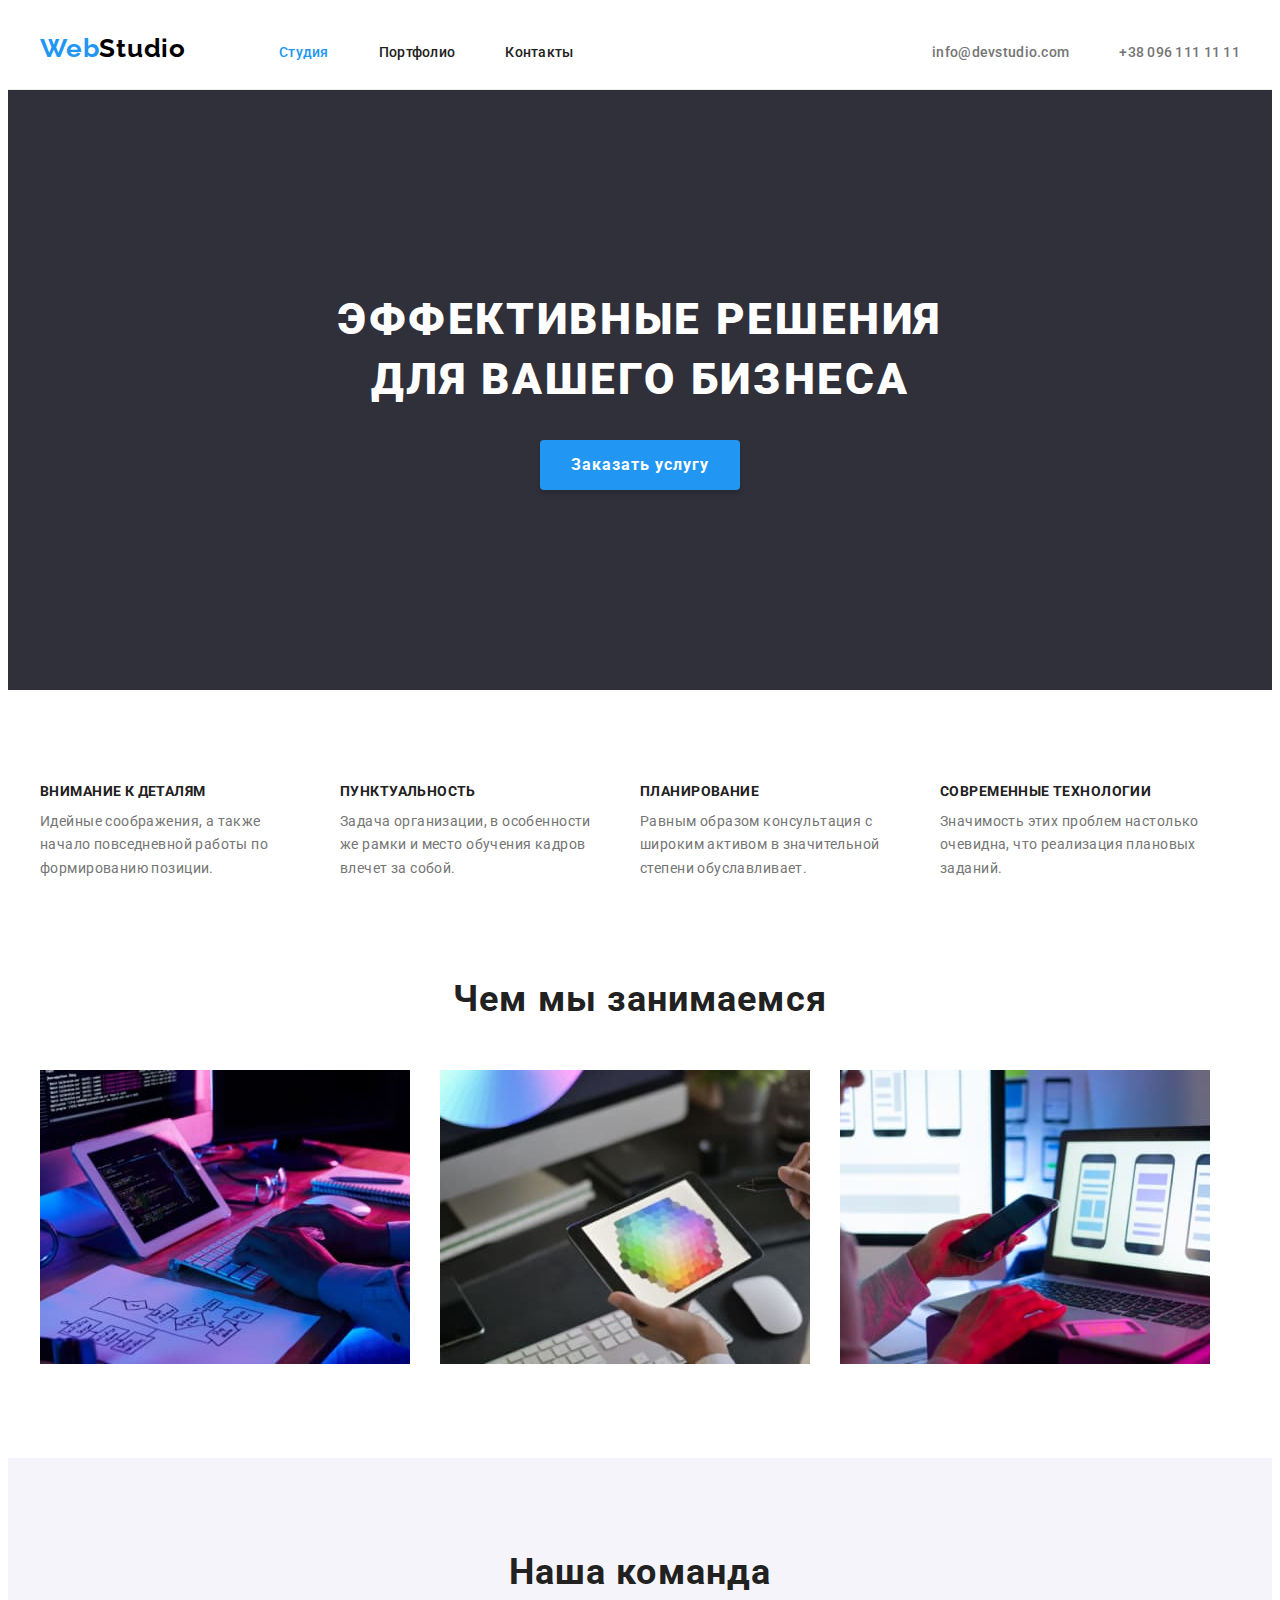
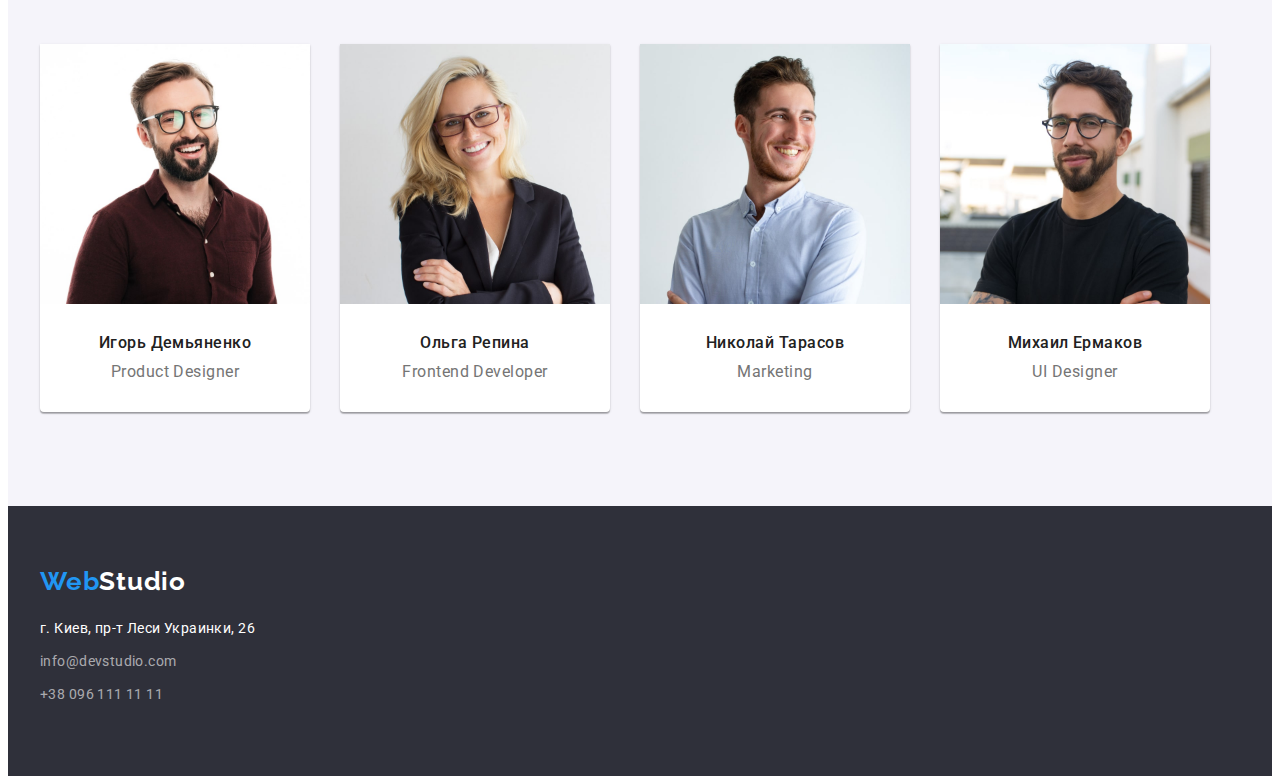
<file: index.html>
<!DOCTYPE html>
<html lang="ru">
  <head>
    <meta charset="UTF-8" />
    <meta http-equiv="X-UA-Compatible" content="IE=edge" />
    <meta name="viewport" content="width=device-width, initial-scale=1.0" />
    <title>WebStudio</title>
    <link rel="preconnect" href="https://fonts.googleapis.com" />
    <link rel="preconnect" href="https://fonts.gstatic.com" crossorigin />
    <link
      href="https://fonts.googleapis.com/css2?family=Raleway:wght@700&family=Roboto:wght@400;500;700;900&display=swap"
      rel="stylesheet"
    />
    <link
      rel="stylesheet"
      href="https://cdnjs.cloudflare.com/ajax/libs/modern-normalize/1.1.0/modern-normalize.min.css"
      integrity="sha512-wpPYUAdjBVSE4KJnH1VR1HeZfpl1ub8YT/NKx4PuQ5NmX2tKuGu6U/JRp5y+Y8XG2tV+wKQpNHVUX03MfMFn9Q=="
      crossorigin="anonymous"
      referrerpolicy="no-referrer"
    />
    <link rel="stylesheet" href="./css/styles.css" />
  </head>
  <body>
    <header class="header">
      <div class="container">
        <a class="header-logo link" lang="en" href="./index.html">
          <span class="header-logo-web">Web</span><span class="header-logo-studio">Studio</span>
        </a>
        <nav>
          <ul class="list wrap">
            <li class="header-list">
              <a class="current header-link link" href="./index.html">Студия</a>
            </li>
            <li class="header-list">
              <a class="header-link link" href="./portfolio.html">Портфолио</a>
            </li>
            <li class="header-list">
              <a class="header-link link" href="">Контакты</a>
            </li>
          </ul>
        </nav>
        <ul class="list wrap header-connect">
          <li>
            <a class="header-gmail link" href="mailto:info@devstudio.com">info@devstudio.com</a>
          </li>
          <li>
            <a class="header-tel link" href="tel:+380961111111">+38 096 111 11 11</a>
          </li>
        </ul>
      </div>
    </header>
    <main class="main">
      <section class="main-title">
        <div class="container">
          <h1 class="main-title-text">Эффективные решения для вашего бизнеса</h1>
          <button class="title-btn" type="button">Заказать услугу</button>
        </div>
      </section>
      <section class="items">
        <div class="container">
          <ul class="list wrap">
            <li class="items-list">
              <h3 class="list-item">Внимание к деталям</h3>
              <p class="list-aside">
                Идейные соображения, а также начало повседневной работы по формированию позиции.
              </p>
            </li>
            <li class="items-list">
              <h3 class="list-item">Пунктуальность</h3>
              <p class="list-aside">
                Задача организации, в особенности же рамки и место обучения кадров влечет за собой.
              </p>
            </li>
            <li class="items-list">
              <h3 class="list-item">Планирование</h3>
              <p class="list-aside">
                Равным образом консультация с широким активом в значительной степени обуславливает.
              </p>
            </li>
            <li class="items-list">
              <h3 class="list-item">Современные технологии</h3>
              <p class="list-aside">
                Значимость этих проблем настолько очевидна, что реализация плановых заданий.
              </p>
            </li>
          </ul>
        </div>
      </section>
      <section class="work">
        <div class="container">
          <h2 class="work-title">Чем мы занимаемся</h2>
          <ul class="list work-wrap">
            <li class="work-list">
              <img
                class="img-no-gap"
                src="./images/img1.jpg"
                width="370"
                height="294"
                alt="Создание структуры и написание кода"
              />
            </li>
            <li class="work-list">
              <img
                class="img-no-gap"
                src="./images/img2.jpg"
                width="370"
                height="294"
                alt="Создание приложения для мобильного"
              />
            </li>
            <li class="work-list">
              <img
                class="img-no-gap"
                src="./images/img3.jpg"
                width="370"
                height="294"
                alt="Подбор цветовых решений"
              />
            </li>
          </ul>
        </div>
      </section>
      <section class="comands">
        <div class="container">
          <h2 class="comands-title">Наша команда</h2>
          <ul class="list wrap">
            <li class="comands-list">
              <img
                class="img-no-gap"
                src="./images/comand1.jpg"
                width="270"
                height="260"
                alt="Игорь Демьяненко"
              />
              <div class="team-card">
                <h3 class="comands-name">Игорь Демьяненко</h3>
                <p class="comands-prof" lang="en">Product Designer</p>
              </div>
            </li>
            <li class="comands-list">
              <img
                class="img-no-gap"
                src="./images/comand2.jpg"
                width="270"
                height="260"
                alt="Ольга Репина"
              />
              <div class="team-card">
                <h3 class="comands-name">Ольга Репина</h3>
                <p class="comands-prof" lang="en">Frontend Developer</p>
              </div>
            </li>
            <li class="comands-list">
              <img
                class="img-no-gap"
                src="./images/comand3.jpg"
                width="270"
                height="260"
                alt="Николай Тарасов"
              />
              <div class="team-card">
                <h3 class="comands-name">Николай Тарасов</h3>
                <p class="comands-prof" lang="en">Marketing</p>
              </div>
            </li>
            <li class="comands-list">
              <img
                class="img-no-gap"
                src="./images/comand4.jpg"
                width="270"
                height="260"
                alt="Михаил Ермаков"
              />
              <div class="team-card">
                <h3 class="comands-name">Михаил Ермаков</h3>
                <p class="comands-prof" lang="en">UI Designer</p>
              </div>
            </li>
          </ul>
        </div>
      </section>
    </main>
    <footer class="footer">
      <div class="container">
        <div class="footer-logo-item">
          <a class="footer-logo link" lang="en" href="./index.html">
            <span class="footer-logo-web">Web</span><span class="footer-logo-studio">Studio</span>
          </a>
        </div>
        <address>
          <ul class="list">
            <li>
              <p class="address">г. Киев, пр-т Леси Украинки, 26</p>
            </li>
            <li>
              <a class="footer-gmail link" href="mailto:info@devstudio.com">info@devstudio.com</a>
            </li>
            <li><a class="footer-tel link" href="tel:+380961111111">+38 096 111 11 11</a></li>
          </ul>
        </address>
      </div>
    </footer>
  </body>
</html>
</file>
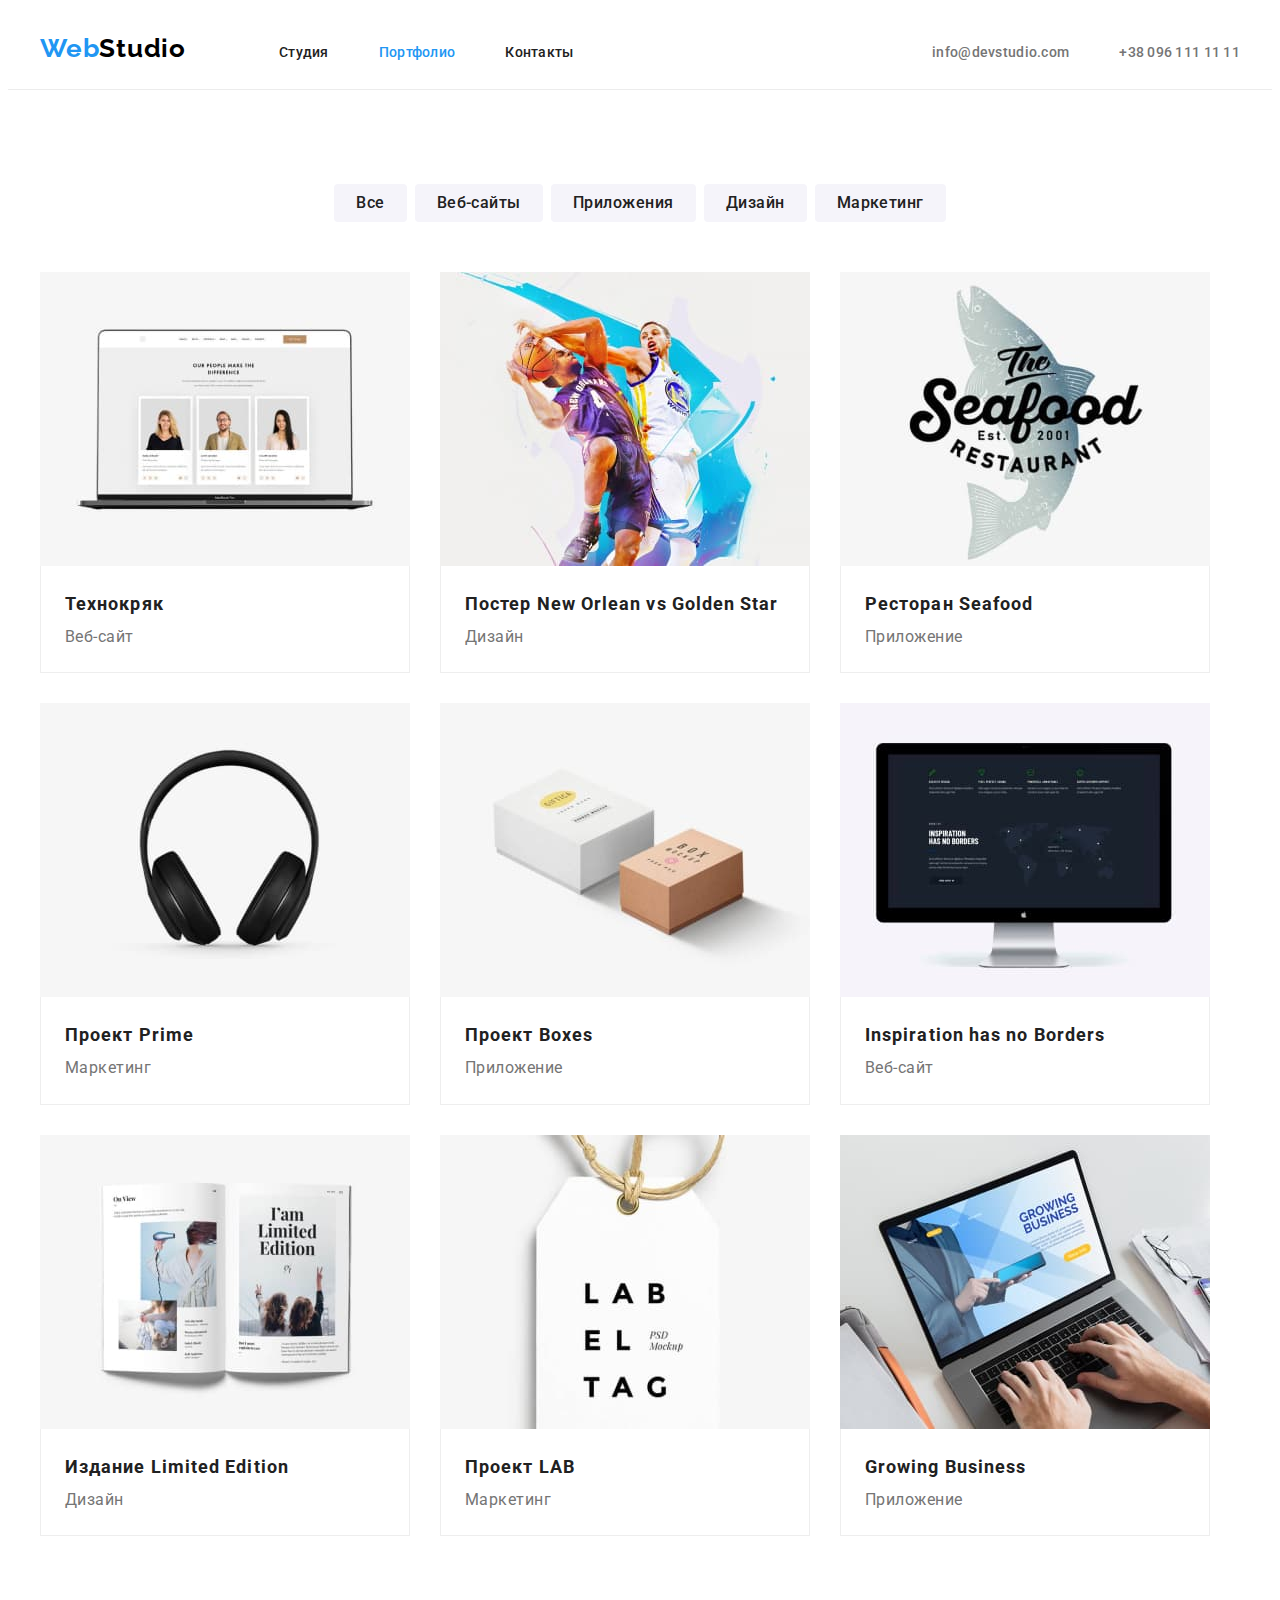
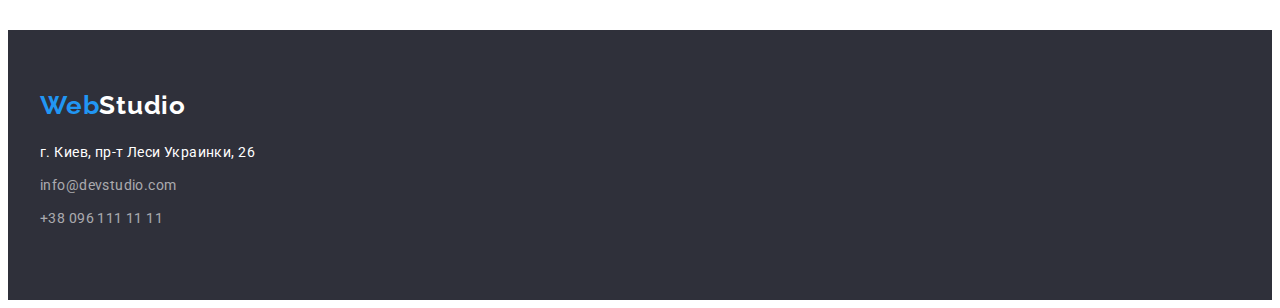
<file: portfolio.html>
<!DOCTYPE html>
<html lang="ru">
  <head>
    <meta charset="UTF-8" />
    <meta http-equiv="X-UA-Compatible" content="IE=edge" />
    <meta name="viewport" content="width=device-width, initial-scale=1.0" />
    <title>WebStudio</title>
    <link rel="preconnect" href="https://fonts.googleapis.com" />
    <link rel="preconnect" href="https://fonts.gstatic.com" crossorigin />
    <link
      href="https://fonts.googleapis.com/css2?family=Raleway:wght@700&family=Roboto:wght@400;500;700;900&display=swap"
      rel="stylesheet"
    />
    <link
      rel="stylesheet"
      href="https://cdnjs.cloudflare.com/ajax/libs/modern-normalize/1.1.0/modern-normalize.min.css"
      integrity="sha512-wpPYUAdjBVSE4KJnH1VR1HeZfpl1ub8YT/NKx4PuQ5NmX2tKuGu6U/JRp5y+Y8XG2tV+wKQpNHVUX03MfMFn9Q=="
      crossorigin="anonymous"
      referrerpolicy="no-referrer"
    />
    <link rel="stylesheet" href="./css/styles.css" />
  </head>
  <body>
    <header class="header">
      <div class="container">
        <a class="header-logo link" lang="en" href="./index.html">
          <span class="header-logo-web">Web</span><span class="header-logo-studio">Studio</span>
        </a>
        <nav>
          <ul class="list wrap">
            <li class="header-list">
              <a class="header-link link" href="./index.html">Студия</a>
            </li>
            <li class="header-list">
              <a class="current header-link link" href="./portfolio.html">Портфолио</a>
            </li>
            <li class="header-list">
              <a class="header-link link" href="">Контакты</a>
            </li>
          </ul>
        </nav>
        <ul class="list wrap header-connect">
          <li>
            <a class="header-gmail link" href="mailto:info@devstudio.com">info@devstudio.com</a>
          </li>
          <li>
            <a class="header-tel link" href="tel:+380961111111">+38 096 111 11 11</a>
          </li>
        </ul>
      </div>
    </header>
    <main>
      <h1 class="visually-hidden">WebStudio Портфолио</h1>
      <section class="portfolio">
        <div class="container">
          <ul class="list wrap list-button">
            <li class="button-item">
              <button class="btn-portfolio" type="button">Все</button>
            </li>
            <li class="button-item">
              <button class="btn-portfolio" type="button">Веб-сайты</button>
            </li>
            <li class="button-item">
              <button class="btn-portfolio" type="button">Приложения</button>
            </li>
            <li class="button-item">
              <button class="btn-portfolio" type="button">Дизайн</button>
            </li>
            <li class="button-item">
              <button class="btn-portfolio" type="button">Маркетинг</button>
            </li>
          </ul>
          <ul class="list list-portfolio">
            <li class="item-portfolio">
              <img
                class="img-portfolio"
                src="./images/portfolio1.jpg"
                width="370"
                height="294"
                alt="Технокряк"
              />
              <div class="item-text-portfolio">
                <h2 class="filter-title">Технокряк</h2>
                <p class="filter-item">Веб-сайт</p>
              </div>
            </li>
            <li class="item-portfolio">
              <img
                class="img-portfolio"
                src="./images/portfolio2.jpg"
                width="370"
                height="294"
                alt="Постер New Orlean vs Golden Star"
              />
              <div class="item-text-portfolio">
                <h2 class="filter-title">
                  Постер <span lang="en">New Orlean vs Golden Star</span>
                </h2>
                <p class="filter-item">Дизайн</p>
              </div>
            </li>
            <li class="item-portfolio">
              <img
                class="img-portfolio"
                src="./images/portfolio3.jpg"
                width="370"
                height="294"
                alt="Ресторан Seafood"
              />
              <div class="item-text-portfolio">
                <h2 class="filter-title">Ресторан <span lang="en">Seafood</span></h2>
                <p class="filter-item">Приложение</p>
              </div>
            </li>
            <li class="item-portfolio">
              <img
                class="img-portfolio"
                src="./images/portfolio4.jpg"
                width="370"
                height="294"
                alt="Проект Prime"
              />
              <div class="item-text-portfolio">
                <h2 class="filter-title">Проект <span lang="en">Prime</span></h2>
                <p class="filter-item">Маркетинг</p>
              </div>
            </li>
            <li class="item-portfolio">
              <img
                class="img-portfolio"
                src="./images/portfolio5.jpg"
                width="370"
                height="294"
                alt="Проект Boxes"
              />
              <div class="item-text-portfolio">
                <h2 class="filter-title">Проект <span lang="en">Boxes</span></h2>
                <p class="filter-item">Приложение</p>
              </div>
            </li>
            <li class="item-portfolio">
              <img
                class="img-portfolio"
                src="./images/portfolio6.jpg"
                width="370"
                height="294"
                alt="Inspiration has no Borders"
              />
              <div class="item-text-portfolio">
                <h2 class="filter-title" lang="en">Inspiration has no Borders</h2>
                <p class="filter-item">Веб-сайт</p>
              </div>
            </li>
            <li class="item-portfolio">
              <img
                class="img-portfolio"
                src="./images/portfolio7.jpg"
                width="370"
                height="294"
                alt="Издание Limited Edition"
              />
              <div class="item-text-portfolio">
                <h2 class="filter-title">Издание <span lang="en">Limited Edition</span></h2>
                <p class="filter-item">Дизайн</p>
              </div>
            </li>
            <li class="item-portfolio">
              <img
                class="img-portfolio"
                src="./images/portfolio8.jpg"
                width="370"
                height="294"
                alt="Проект LAB"
              />
              <div class="item-text-portfolio">
                <h2 class="filter-title">Проект <span lang="en">LAB</span></h2>
                <p class="filter-item">Маркетинг</p>
              </div>
            </li>
            <li class="item-portfolio">
              <img
                class="img-portfolio"
                src="./images/portfolio9.jpg"
                width="370"
                height="294"
                alt="Growing Business"
              />
              <div class="item-text-portfolio">
                <h2 class="filter-title" lang="en">Growing Business</h2>
                <p class="filter-item">Приложение</p>
              </div>
            </li>
          </ul>
        </div>
      </section>
    </main>
    <footer class="footer">
      <div class="container">
        <div class="footer-logo-item">
          <a class="footer-logo link" lang="en" href="./index.html">
            <span class="footer-logo-web">Web</span><span class="footer-logo-studio">Studio</span>
          </a>
        </div>
        <address>
          <ul class="list">
            <li>
              <p class="address">г. Киев, пр-т Леси Украинки, 26</p>
            </li>
            <li>
              <a class="footer-gmail link" href="mailto:info@devstudio.com">info@devstudio.com</a>
            </li>
            <li><a class="footer-tel link" href="tel:+380961111111">+38 096 111 11 11</a></li>
          </ul>
        </address>
      </div>
    </footer>
  </body>
</html>
</file>
<file: css/styles.css>
:root {
    --title-text-color: #212121;    
    --accent-color: #2196F3;
    --logo-web: #2196F3;
    --logo-studio-heder: #000000;
    --logo-studio-footor: #FFFFFF;
}

body { 
    font-family: 'Roboto',  Tahoma, sans-serif;
    color: #757575;
}

p, h1, h2, h3, h4, h5, h6 {
    margin: 0;
}

ul, ol {
    padding-left: 0;
    margin: 0;
}

.visually-hidden {
    position: absolute;
    white-space: nowrap;
    width: 1px;
    height: 1px;
    overflow: hidden;
    border: 0;
    padding: 15px;
    clip: rect(0 0 0 0);
    clip-path: inset(50%);
    margin: -1px;
}

.list { 
    list-style: none;
}

.link { 
    text-decoration: none; 
}
.container {
    width: 1200px;
    margin-right: auto;
    margin-left: auto;
    padding-right: 15px;
    padding-left: 15px;
}

.wrap {
    display: flex;
}

.img-no-gap {
    display: block;
}

/*----------HEADER----------*/

.header {
    padding: 25px 0;
    border-bottom: 1px solid #ECECEC;
}

.header-connect {
    margin-left: auto;
}

.header .container {
    display: flex;
    align-items: baseline;
}

.header-logo {
    font-family: 'Raleway';
    font-style: normal;
    font-weight: 700;
    font-size: 26px;
    line-height: 1.19;
    letter-spacing: 0.03em;
    margin-right: 93px;
}

.header-logo:hover, 
.header-logo:focus {
    background: #ffffff;
}

.header-logo-web { 
    color: var(--logo-web); 
}

.header-logo-studio { 
    color: var(--logo-studio-heder); 
}

.header-link {
    font-weight: 500;
    font-size: 14px;
    line-height: 1.14;
    letter-spacing: 0.02em;
    color: #212121;
}

.header-link:hover, 
.header-link:focus {
    background: #ffffff;
    color: var(--accent-color);
}
.header-list:not(:last-child) {
    margin-right: 50px;
}

.current {
    color: var(--accent-color);
}

.header-gmail, .header-tel {
    font-weight: 500;
    font-size: 14px;
    line-height: 1.14;
    letter-spacing: 0.02em;
    color: #757575;
}

.header-gmail {
    margin-right: 50px;
}

.header-gmail:hover, .header-gmail:focus, 
.header-tel:hover, .header-tel:focus {
    background: #ffffff;
    color: var(--accent-color);
}

/*----------FOOTER----------*/

.footer { 
    background: #2F303A;
    padding: 60px 0;
}

.footer-logo {
    font-family: 'Raleway';
    font-style: normal;
    font-weight: 700;
    font-size: 26px;
    line-height: 1.19;
    letter-spacing: 0.03em;
}

.footer-logo:hover,
.footer-logo:focus {
    background: #2F303A;
}

.footer-logo-item {
    margin-bottom: 20px;
}

.footer-logo-web { 
    color: var(--logo-web);
}

.footer-logo-studio { 
    color: var(--logo-studio-footor); 
}

.address {
    font-style: normal;
    font-weight: 400;
    font-size: 14px;
    line-height: 1.71;
    letter-spacing: 0.03em;
    color: #FFFFFF;
    margin-bottom: 9px;
}

.footer-gmail,
.footer-tel {
    font-style: normal;
    font-weight: 400;
    font-size: 14px;
    line-height: 1.71;
    letter-spacing: 0.03em;
    color: rgba(255, 255, 255, 0.6);
}

.footer-gmail:hover,
.footer-gmail:focus,
.footer-tel:hover,
.footer-tel:focus {
    background: #2F303A;
    color: var(--accent-color);
}

.footer-gmail,
.footer-tel {
    display: block;
    margin-bottom: 9px;
}

/*----------MAIN-STUDIO----------*/
/*----------SECTION-TITLE----------*/

.main-title {
    background: #2F303A;
    padding: 200px 0;
    text-align: center;
    
}

.main-title-text {
    font-weight: 900;
    font-size: 44px;
    line-height: 1.36;
    letter-spacing: 0.06em;
    text-transform: uppercase;
    color: #FFFFFF;
    max-width: 700px;
    margin: 0 auto 30px auto ;    
}

.title-btn {
    font-family: 'Roboto';
    font-style: normal;
    font-weight: 700;
    font-size: 16px;
    line-height: 1.87;
    display: flex;
    align-items: center;
    text-align: center;
    letter-spacing: 0.06em;
    cursor: pointer;
    min-width: 200px;
    min-height: 50px;
    color: #FFFFFF;    
    box-shadow: 0px 4px 4px rgba(0, 0, 0, 0.15);
    border: none;
    border-radius: 4px;
    background: var(--accent-color);
    margin: auto;
    justify-content: center;
}

.title-btn:hover, 
.title-btn:focus {
    color: #FFFFFF;
    background: #188CE8;
}

/*----------SECTION-ITEMS----------*/

.items {
    padding-top: 94px;
    padding-bottom: 94px;
}
.items-list {
    width: 270px;
    height: 101px;
}

.items-list:not(:last-child) {
    margin-right: 30px;
}

.list-item {    
    font-size: 14px;
    line-height: 1.14;
    letter-spacing: 0.03em;
    text-transform: uppercase;
    margin-bottom: 10px;
    color: var(--title-text-color);
}

.list-aside {
    font-size: 14px;
    line-height: 1.71;
    letter-spacing: 0.03em;
    
}

/*----------SECTION-WORK----------*/
.work {
    padding-bottom: 94px;
}
.work-title {
    font-weight: 700;
    font-size: 36px;
    line-height: 1.16;
    text-align: center;
    letter-spacing: 0.03em;
    color: var(--title-text-color);
    margin-bottom: 50px;
    
}

.work-wrap {
    display: flex;
}

.work-list:not(:last-child) {
    margin-right: 30px;
}

/*----------SECTION-COMANDS----------*/

.comands { 
    background: #F5F4FA;
    padding: 94px 0;
}

.comands-title {
    font-weight: 700;
    font-size: 36px;
    line-height: 1.16;
    text-align: center;
    letter-spacing: 0.03em;
    margin-bottom: 50px;
    color: #212121;
}

.comands-list {
    background: #FFFFFF;
    box-shadow: 
    0px 1px 3px rgba(0, 0, 0, 0.12),
    0px 1px 1px rgba(0, 0, 0, 0.14),
    0px 2px 1px rgba(0, 0, 0, 0.2);
    border-radius: 0 0 4px 4px;
}

.comands-list:not(:last-child) {
    margin-right: 30px;
}

.team-card {
    padding-top: 30px;
    padding-bottom: 30px;
}
.comands-name {
    font-weight: 500;
    font-size: 16px;
    line-height: 1.18;
    text-align: center;
    letter-spacing: 0.03em;
    margin-bottom: 10px;
    color: var(--title-text-color);    
}

.comands-prof {
    font-size: 16px;
    line-height: 1.18;
    text-align: center;
    letter-spacing: 0.03em;
}

/*----------MAIN-PORTFOLIO----------*/

.portfolio {
    padding-top: 94px;
    padding-bottom: 94px;
}

.list-button {
    margin-bottom: 50px;
    justify-content: center;
}

.button-item:not(:last-child) {
    margin-right: 8px;
}

.btn-portfolio {
    font-family: 'Roboto';
    font-style: normal;
    font-weight: 500;
    font-size: 16px;
    line-height: 1.62;
    letter-spacing: 0.03em;
    cursor: pointer;
    border: none;
    border-radius: 4px;
    color: #212121;
    background: #F5F4FA;
    padding: 6px 22px;
    text-align: center;
}

.btn-portfolio:hover, :focus {
    color: #FFFFFF;
    background: var(--accent-color);
}
.list-portfolio {
    display: flex;
    flex-wrap: wrap;
}

.item-portfolio {
    width: 370px;
    /* width: calc((100%-60)/3); */
    margin-right: 30px;
    margin-bottom: 30px;
}

.item-portfolio:nth-child(3n) {
    margin-right: 0;
}

.item-portfolio:nth-last-child(-n+3) {
    margin-bottom: 0;
}

.img-portfolio {
    display: flex;
}

.item-text-portfolio {
    border-right : 1px solid #EEEEEE;
    border-bottom: 1px solid #EEEEEE;
    border-left: 1px solid #EEEEEE;
    padding:  20px 24px;    
}

.filter-title {
    font-weight: 700;
    font-size: 18px;
    line-height: 2;
    letter-spacing: 0.06em;
    color: var(--title-text-color);    
}

.filter-item {
    font-size: 16px;
    line-height: 1.9;
    letter-spacing: 0.03em;
}
</file>
